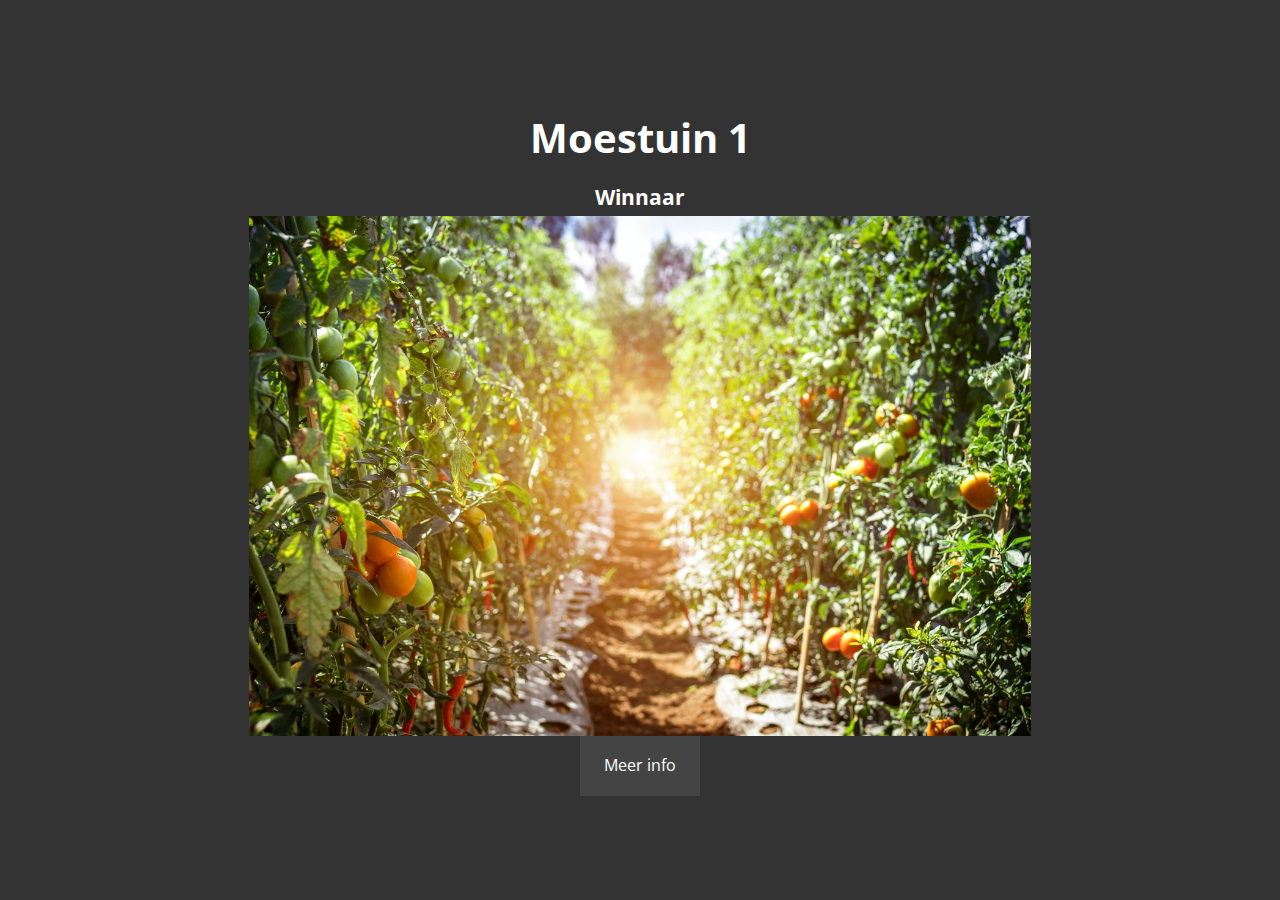
<file: Day 3 - Touch Slider with HTML, CSS & JavaScript (Traversy Media Tutorial)/index.html>
<!DOCTYPE html>
<html lang="en">
<head>
    <meta charset="UTF-8">
    <meta http-equiv="X-UA-Compatible" content="IE=edge">
    <meta name="viewport" content="width=device-width, initial-scale=1.0">
    <title>Touch Slider</title>
    <link rel="stylesheet" href="style.css">
</head>
<body>
    
    <div class="slider-container">
        <div class="slide">
            <h2>Moestuin 1</h2>
            <h4>Winnaar</h4>
            <img src="./image1.jpg" alt="">
            <a href="#" class="btn">Meer info</a>
        </div>
        <div class="slide">
            <h2>Moestuin 2</h2>
            <h4>Tweede plaats</h4>
            <img src="./image2.jpg" alt="">
            <a href="#" class="btn">Meer info</a>
        </div>
        <div class="slide">
            <h2>Moestuin 3</h2>
            <h4>Loser</h4>
            <img src="./image3.jpg" alt="">
            <a href="#" class="btn">Meer info</a>
        </div>
    </div>

    <script src="script.js"></script>
</body>
</html>
</file>
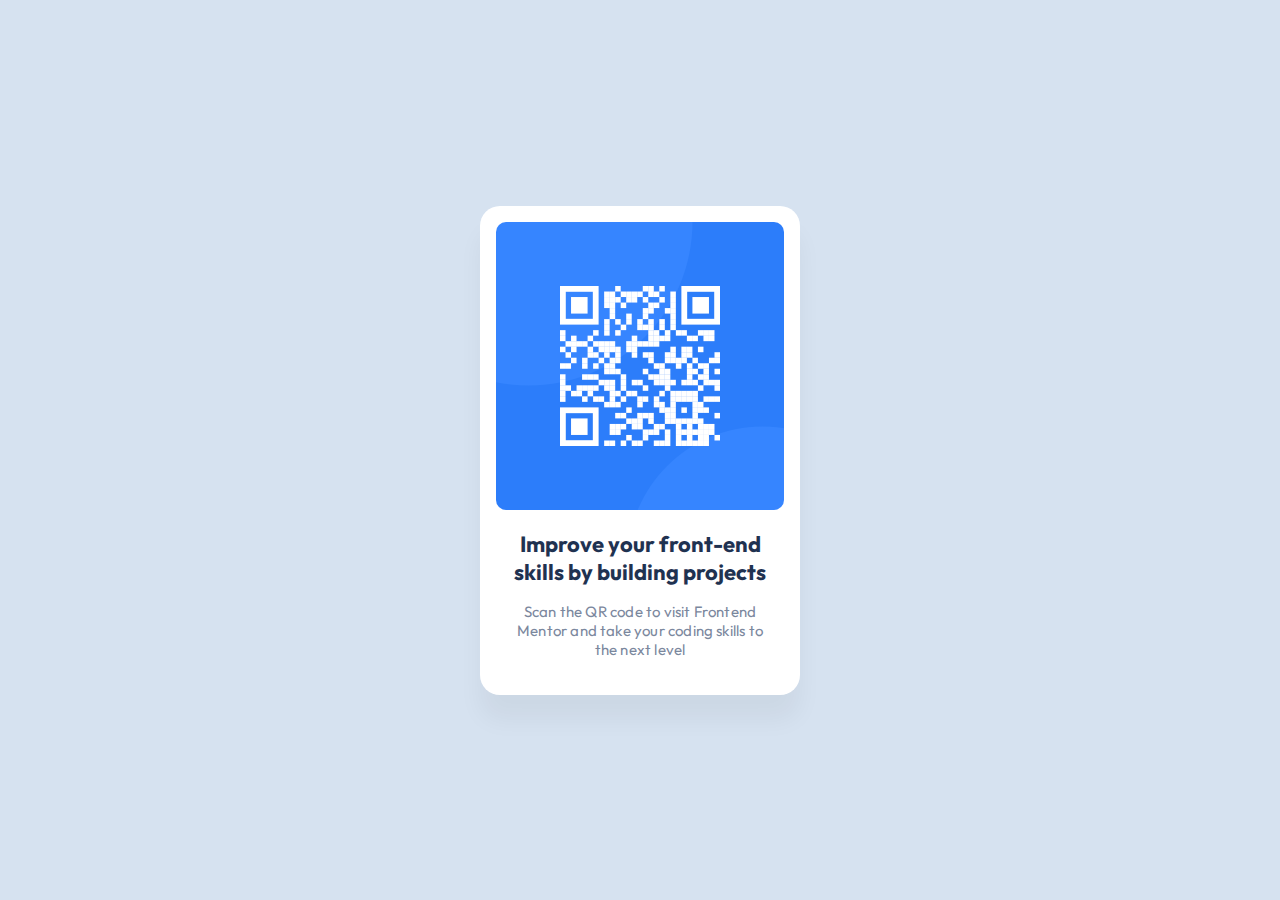
<file: day-04/index.html>
<!DOCTYPE html>
<html lang="en">
<head>
  <meta charset="UTF-8">
  <meta name="viewport" content="width=device-width, initial-scale=1.0"> <!-- displays site properly based on user's device -->

  <link rel="icon" type="image/png" sizes="32x32" href="./images/favicon-32x32.png">
  
  <title>Frontend Mentor | QR code component</title>
<link rel="stylesheet" href="style.css">
</head>
<body>

  <main>
    <div class="card">

    <div class="qrcode">
      <img src="./images/image-qr-code.png" width=288 height=288 alt="QR Code">
    </div>

    <div class="text">
      <h1>Improve your front-end skills by building projects</h1>
      <p class="description">Scan the QR code to visit Frontend Mentor and take your coding skills to the next level</p>
    </div>
  </div>
  
</main>

</body>
</html>
</file>
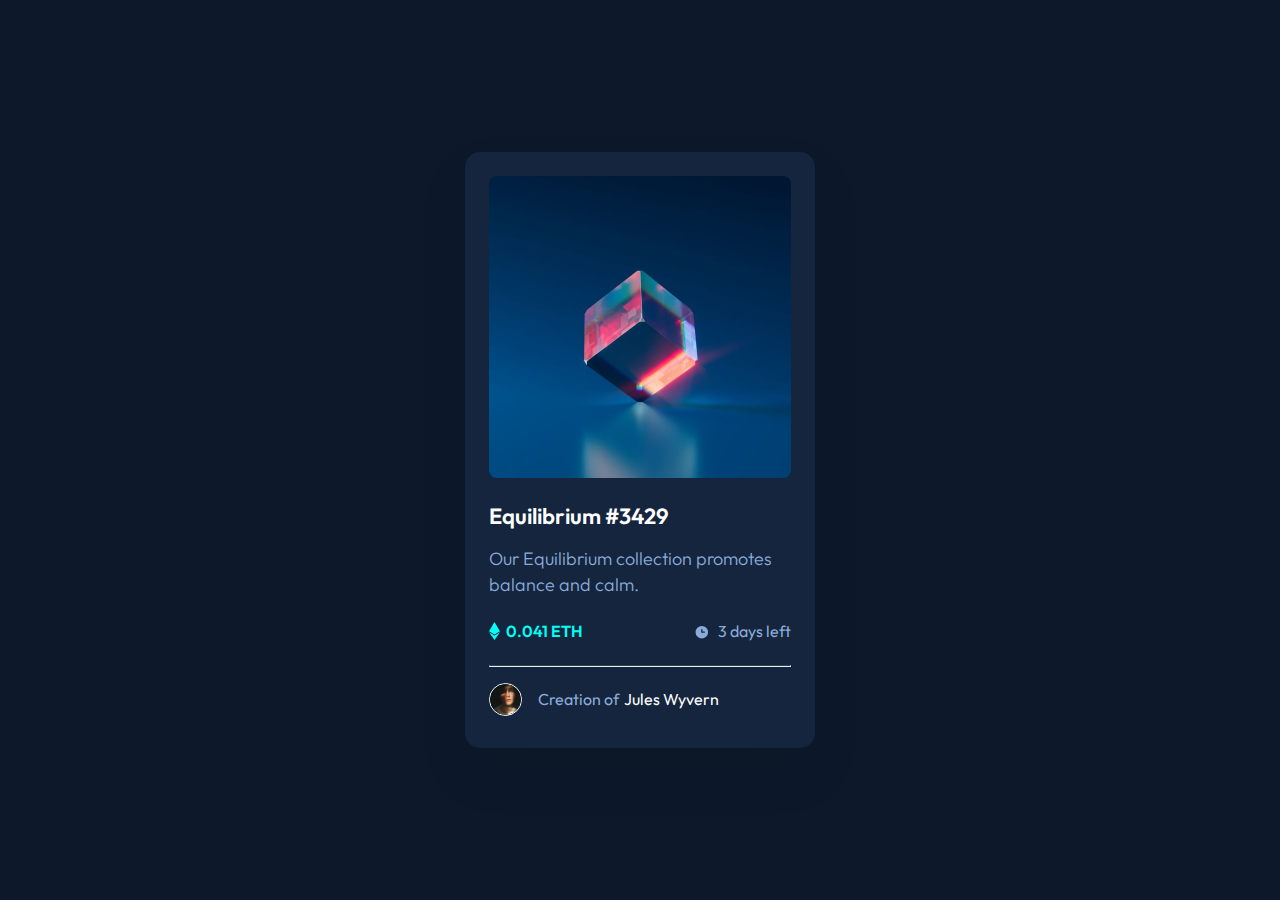
<file: day-06/index.html>
<!DOCTYPE html>
<html lang="en">
<head>
  <meta name="title" content="RS | Frontend Mentor | NFT preview card component">
<meta name="description" content="A portfolio project from Frontend Mentor made by Roy Schrauwen">
<meta name="keywords" content="Portfolio, card, HTML, CSS">
<meta name="robots" content="noindex, nofollow">
<meta name="language" content="English">
<meta name="author" content="Roy Schrauwen">
  <meta charset="UTF-8">
  <meta name="viewport" content="width=device-width, initial-scale=1.0"> <!-- displays site properly based on user's device -->

  <link rel="icon" type="image/png" sizes="32x32" href="./images/favicon-32x32.png">
  
  <title>RS | Frontend Mentor | NFT preview card component</title>
  <link rel="stylesheet" href="style.css">
</head>
<body>

<main>
  <div class="card">

    <div class="card-top">
      <img class="image" src="./images/image-equilibrium.jpg" width="302" height="302" alt="Equilibrium">
      <div class="overlay">
        <img src="./images/icon-view.svg" alt="Eye">
      </div>
    </div>



    <div class="card-bottom">
      <h1>Equilibrium #3429</h1>

      <p class="description">Our Equilibrium collection promotes balance and calm.</p>

      <p class="stats">
        <span class="eth">
          <img src="./images/icon-ethereum.svg" width="11" height="18" alt="Ethereum icon">
          0.041 ETH
        </span>
        <span class="time">
          <img src="./images/icon-clock.svg" width="16" height="16" alt="Clock icon">
          3 days left
        </span>
      </p>
  
      <hr class="line">

      <p class="creator">
        <img src="./images/image-avatar.png" height="33" width="33" alt="Jules Wyvern">
        Creation of <span class="creator-name">Jules Wyvern</span>
      </p>
    </div>

  </div>
</main>

</body>
</html>
</file>
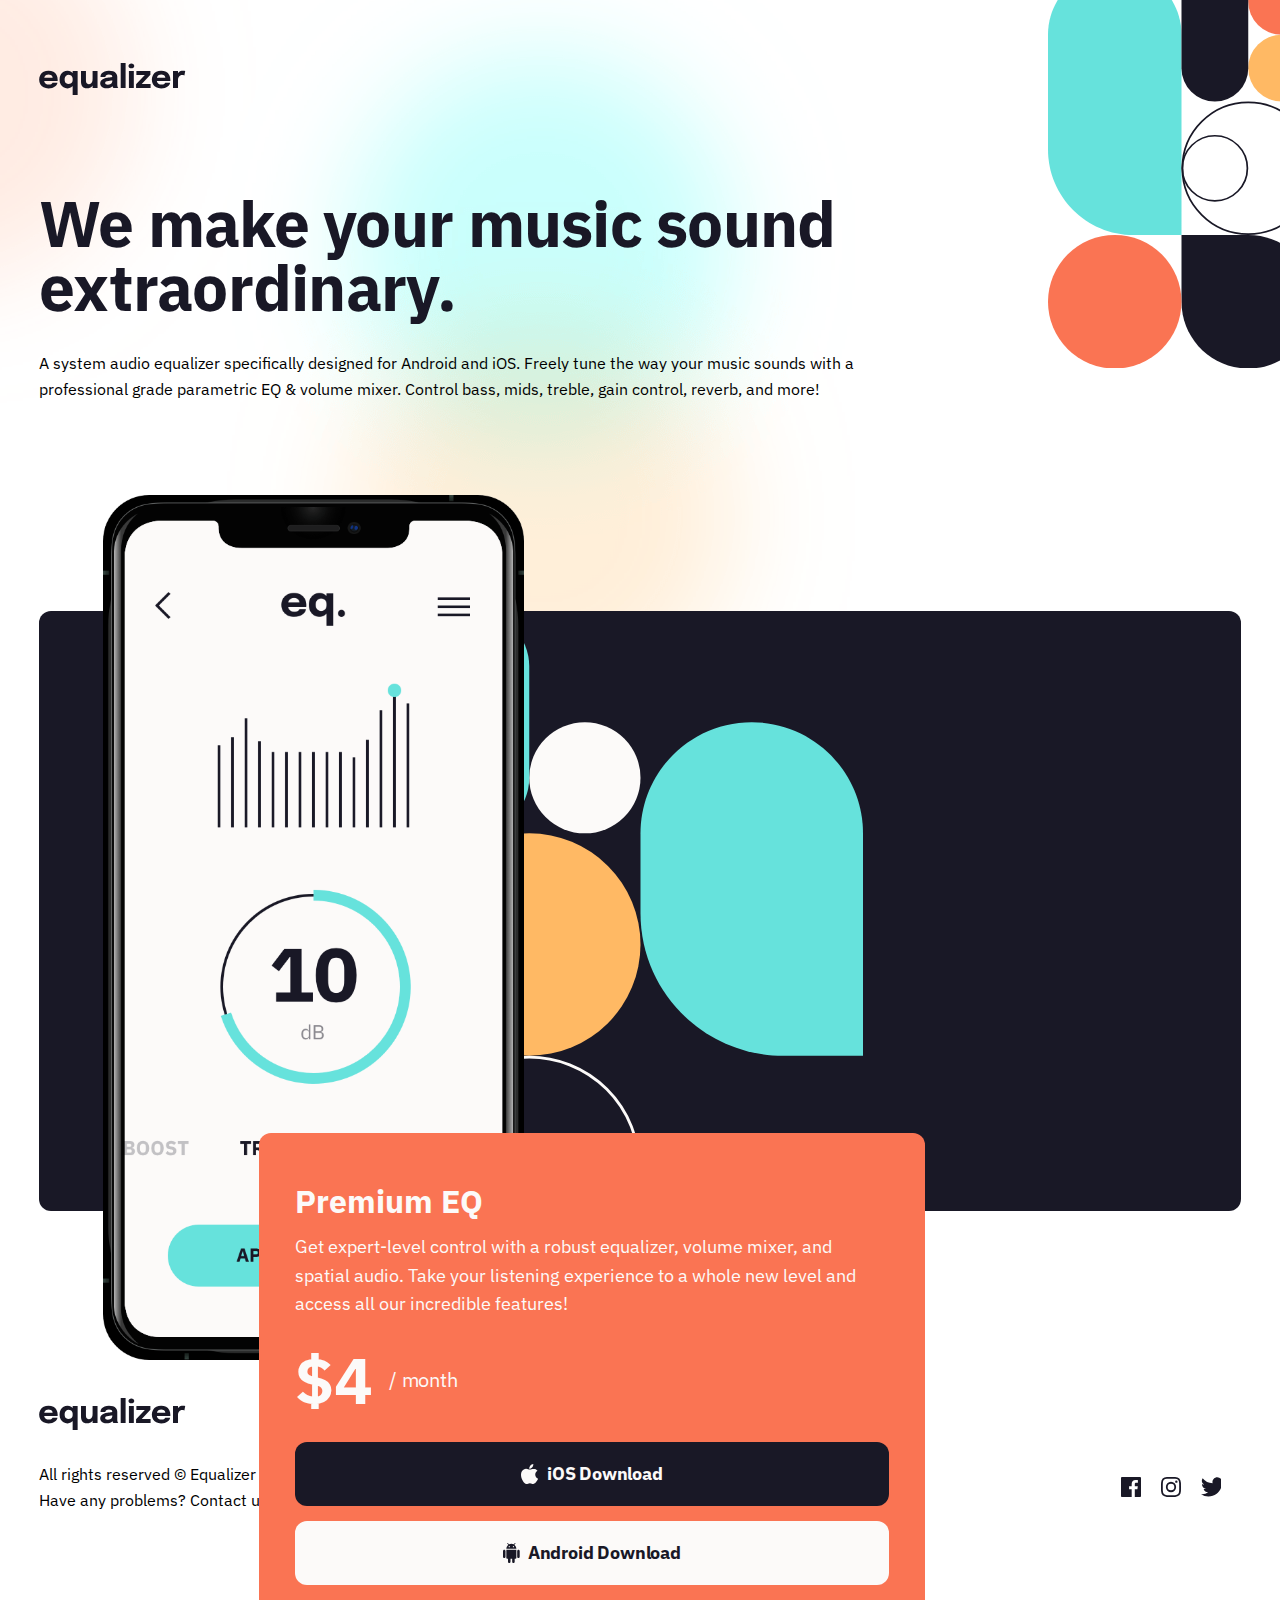
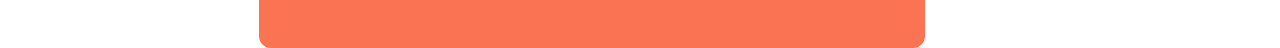
<file: day-11/index.html>
<!DOCTYPE html>
<html lang="en">

<head>
    <meta charset="UTF-8">
    <meta name="viewport" content="width=device-width, initial-scale=1.0">

    <link rel="icon" type="image/png" sizes="32x32" href="./assets/favicon-32x32.png">

    <title>Frontend Mentor | Equalizer landing page</title>
    <link rel="stylesheet" href="reset.css">
    <link rel="stylesheet" href="style.css">
</head>

<body>
    <header>
        <img src="./starter-code/assets/logo.svg" alt="equalizer logo">
    </header>

    <main>
        <section class="hero">
            <h1>We make your music sound extraordinary.</h1>

            <p>A system audio equalizer specifically designed for Android and iOS. Freely tune the
                way your music sounds with a professional grade parametric EQ & volume mixer. Control
                bass, mids, treble, gain control, reverb, and more!</p>
        </section>
        <section class="app-information">
            <!-- <div class="app-images"> -->
            <img class="app-image" src="./starter-code/assets/illustration-app.png" alt="">
            <!-- </div> -->
            <div class="premiumeq">
                <h2>Premium EQ</h2>

                <p>Get expert-level control with a robust equalizer, volume mixer, and spatial audio. Take
                    your listening experience to a whole new level and access all our incredible features!</p>

                <p class="price">$4 <span class="price-small">/ month</span></p>

                <a href="#" target="_blank" class="button ios">
                    <div class="button__icon">
                        <img src="./starter-code/assets/icon-apple.svg" alt="">
                    </div>
                    iOS Download
                </a>
                <a href="#" target="_blank" class="button android">
                    <img class="button__icon" src="./starter-code/assets/icon-android.svg" alt="">
                    <span>Android Download</span>
                </a>
            </div>
        </section>

    </main>

    <footer>
        <div class="footer-text">
            <img class="logo--footer" src="./starter-code/assets/logo.svg" alt="equalizer logo">
            All rights reserved © Equalizer 2021<br>
            Have any problems? Contact us via social media or email us at
            <a href="mailto:equalizer@example.com">equalizer@example.com</a>

        </div>
        <div class="footer-socials">
            <span class="social-icon icon-facebook"></span>
            <span class="social-icon icon-instagram"></span>
            <span class="social-icon icon-twitter"></span>
        </div>
    </footer>





</body>

</html>
</file>
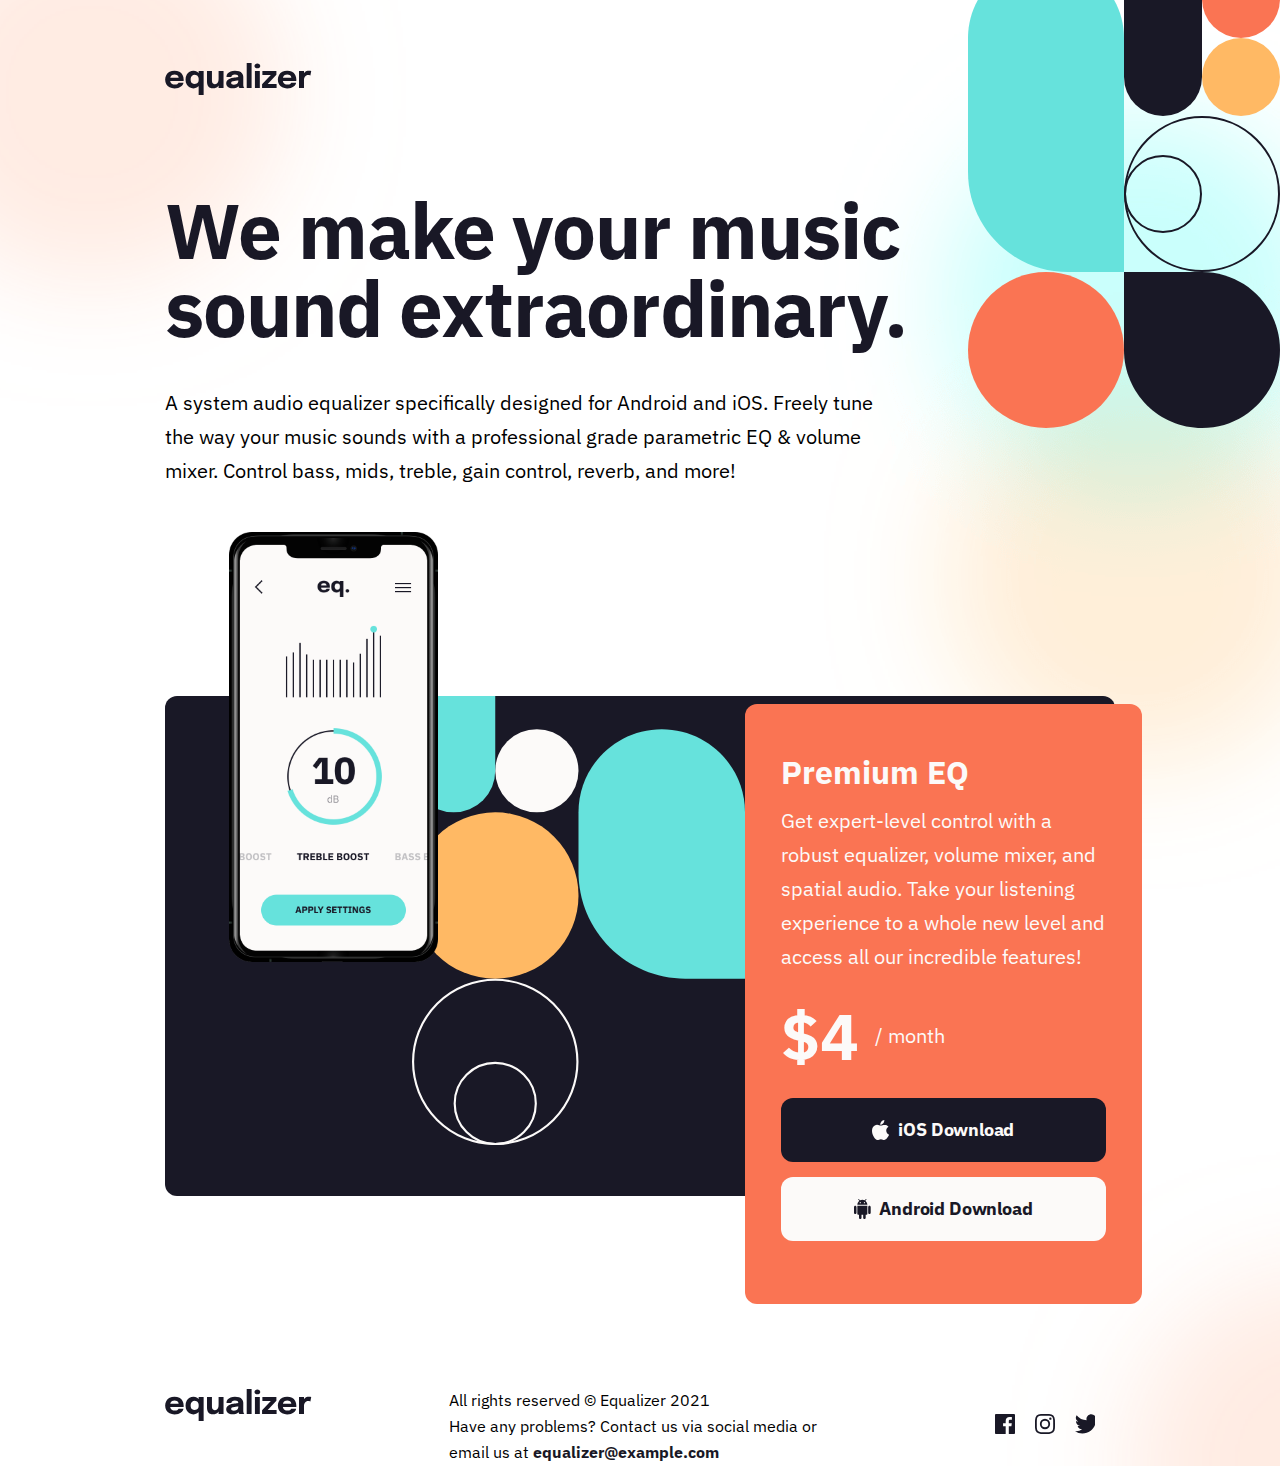
<file: day-12/index.html>
<!DOCTYPE html>
<html lang="en">

<head>
    <meta charset="UTF-8">
    <meta name="viewport" content="width=device-width, initial-scale=1.0">

    <link rel="icon" type="image/png" sizes="32x32" href="./assets/favicon-32x32.png">

    <title>Frontend Mentor | Equalizer landing page</title>
    <link rel="stylesheet" href="reset.css">
    <link rel="stylesheet" href="style.css">
</head>

<body>
    <header>
        <img src="./starter-code/assets/logo.svg" alt="equalizer logo">
    </header>

    <main>
        <section class="hero">
            <h1>We make your music sound extraordinary.</h1>

            <p>A system audio equalizer specifically designed for Android and iOS. Freely tune the
                way your music sounds with a professional grade parametric EQ & volume mixer. Control
                bass, mids, treble, gain control, reverb, and more!</p>
        </section>
        <section class="app-information">
            <img class="app-image" src="./starter-code/assets/illustration-app.png" alt="">
            <div class="premiumeq">
                <h2>Premium EQ</h2>

                <p>Get expert-level control with a robust equalizer, volume mixer, and spatial audio. Take
                    your listening experience to a whole new level and access all our incredible features!</p>

                <p class="price">$4 <span class="price-small">/ month</span></p>

                <a href="#" target="_blank" class="button ios">
                    <div class="button__icon">
                        <img src="./starter-code/assets/icon-apple.svg" alt="">
                    </div>
                    iOS Download
                </a>
                <a href="#" target="_blank" class="button android">
                    <img class="button__icon" src="./starter-code/assets/icon-android.svg" alt="">
                    <span>Android Download</span>
                </a>
            </div>
        </section>

    </main>

    <footer>
        <div class="footer--logo">
            <img class="logo--footer" src="./starter-code/assets/logo.svg" alt="equalizer logo">
        </div>
        <div class="footer-text">
            <div>
                All rights reserved © Equalizer 2021<br>
                Have any problems? Contact us via social media or email us at
                <a href="#">equalizer@example.com</a>
            </div>
        </div>
        <div class="footer-socials">
            <a href="#" target="_blank">
                <span class="social-icon icon-facebook"></span>
            </a>
            <a href="#" target="_blank">
                <span class="social-icon icon-instagram"></span>
            </a>
            <a href="#" target="_blank">
                <span class="social-icon icon-twitter"></span>
            </a>
        </div>
    </footer>





</body>

</html>
</file>
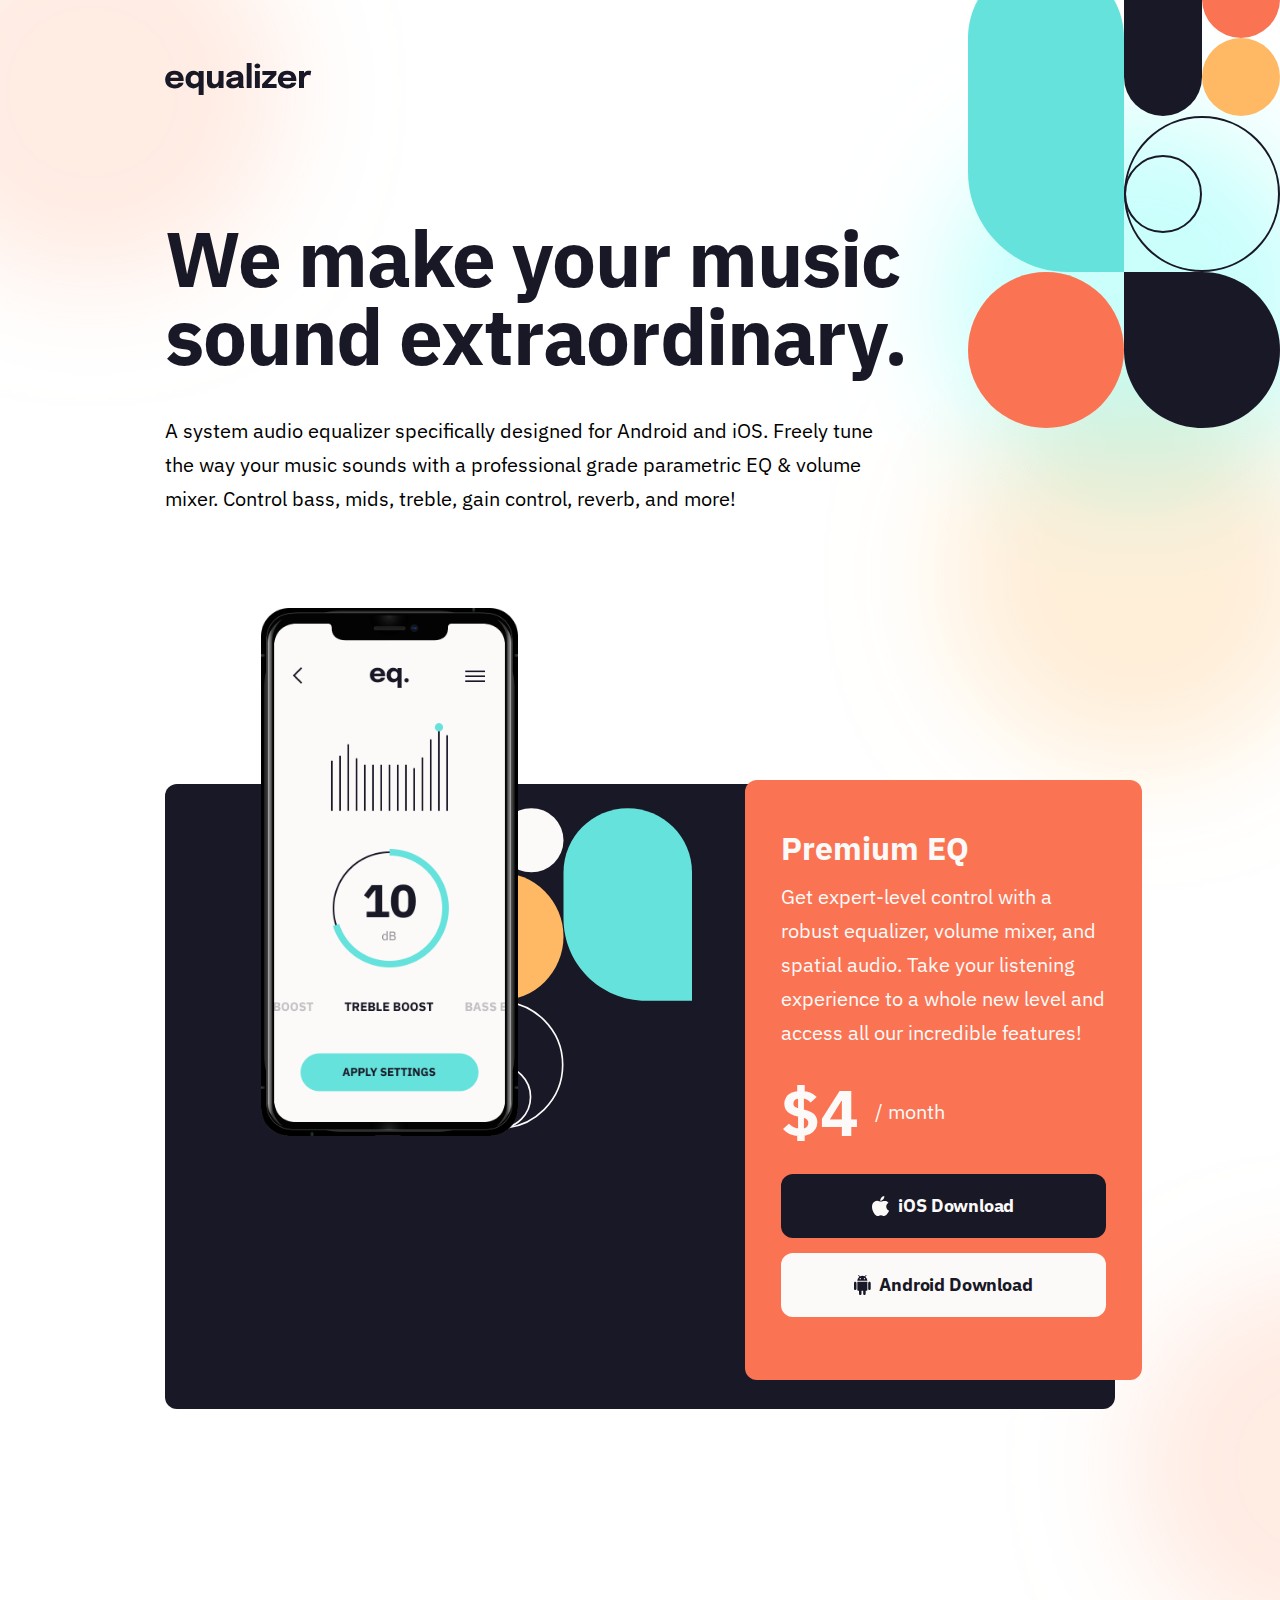
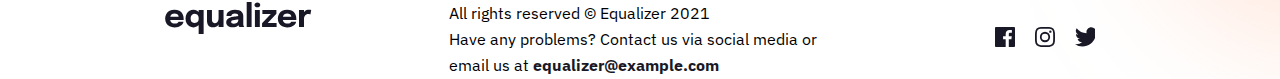
<file: day-17/index.html>
<!DOCTYPE html>
<html lang="en">

<head>
    <meta charset="UTF-8">
    <meta name="viewport" content="width=device-width, initial-scale=1.0">

    <link rel="icon" type="image/png" sizes="32x32" href="./assets/favicon-32x32.png">

    <title>Frontend Mentor | Equalizer landing page</title>
    <link rel="stylesheet" href="reset.css">
    <link rel="stylesheet" href="style.css">
</head>

<body>
    <header>
        <img src="./starter-code/assets/logo.svg" alt="equalizer logo">
    </header>

    <main>
        <section class="hero">
            <h1>We make your music sound extraordinary.</h1>

            <p>A system audio equalizer specifically designed for Android and iOS. Freely tune the
                way your music sounds with a professional grade parametric EQ & volume mixer. Control
                bass, mids, treble, gain control, reverb, and more!</p>
        </section>
        <section class="app-information">
            <img class="app-image" src="./starter-code/assets/illustration-app.png" alt="">
            <div class="premiumeq">
                <h2>Premium EQ</h2>

                <p>Get expert-level control with a robust equalizer, volume mixer, and spatial audio. Take
                    your listening experience to a whole new level and access all our incredible features!</p>

                <p class="price">$4 <span class="price-small">/ month</span></p>

                <a href="#" target="_blank" class="button ios">
                    <div class="button__icon">
                        <img src="./starter-code/assets/icon-apple.svg" alt="">
                    </div>
                    iOS Download
                </a>
                <a href="#" target="_blank" class="button android">
                    <img class="button__icon" src="./starter-code/assets/icon-android.svg" alt="">
                    <span>Android Download</span>
                </a>
            </div>
        </section>

    </main>

    <footer>
        <div class="footer--logo">
            <img class="logo--footer" src="./starter-code/assets/logo.svg" alt="equalizer logo">
        </div>
        <div class="footer-text">
            <div>
                All rights reserved © Equalizer 2021<br>
                Have any problems? Contact us via social media or email us at
                <a href="#">equalizer@example.com</a>
            </div>
        </div>
        <div class="footer-socials">
            <a href="#" target="_blank" aria-label="Open Facebook in new tab">
                <span class="social-icon icon-facebook"></span>
            </a>
            <a href="#" target="_blank" aria-label="Open Instagram in new tab">
                <span class="social-icon icon-instagram"></span>
            </a>
            <a href="#" target="_blank" aria-label="Open Twitter in new tab">
                <span class="social-icon icon-twitter"></span>
            </a>
        </div>
    </footer>





</body>

</html>
</file>
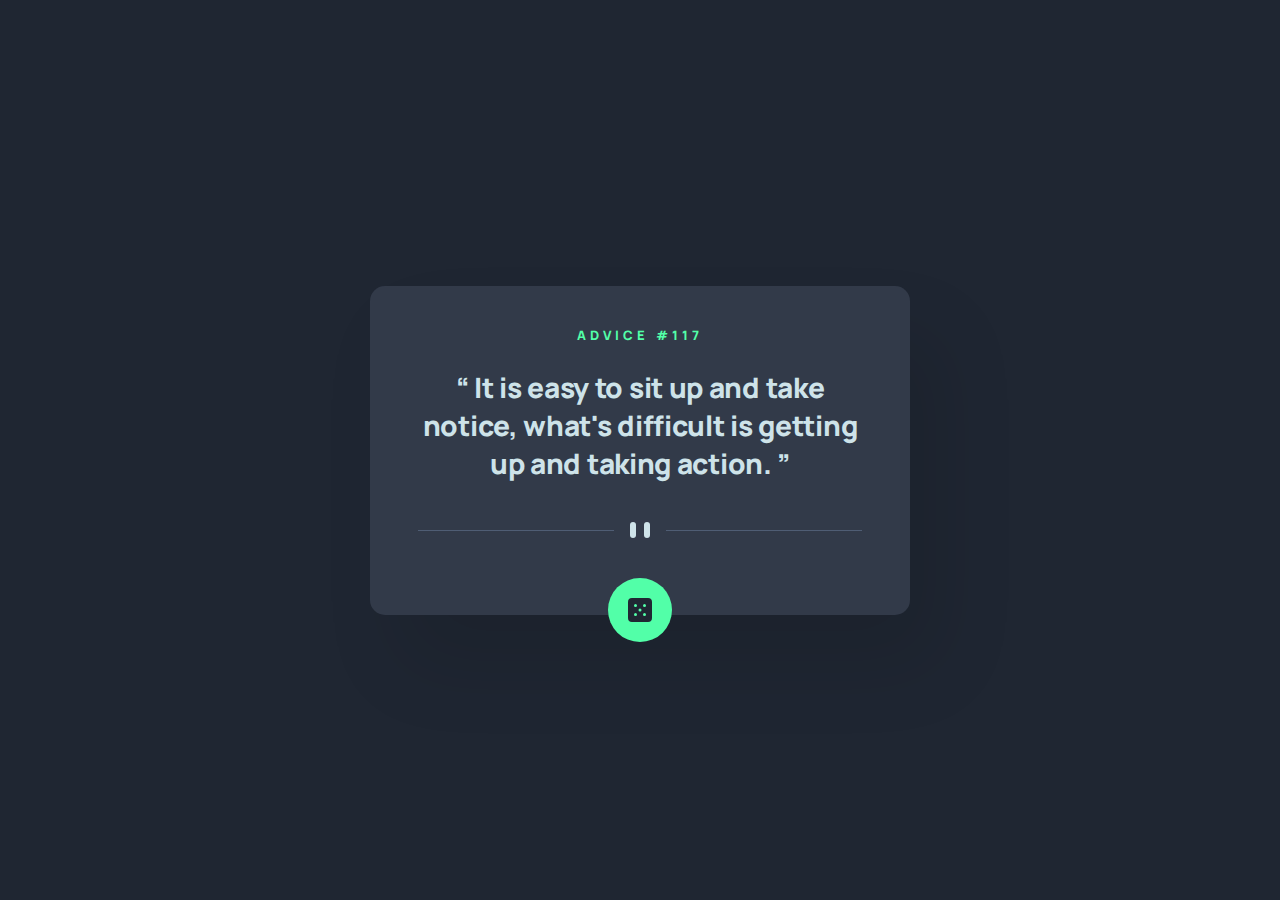
<file: day-21/index.html>
<!DOCTYPE html>
<html lang="en">

<head>
  <meta charset="UTF-8">
  <meta name="viewport" content="width=device-width, initial-scale=1.0">
  <!-- displays site properly based on user's device -->

  <link rel="icon" type="image/png" sizes="32x32" href="./images/favicon-32x32.png">

  <title>RS | Frontend Mentor | Advice generator app</title>
  <link rel="preconnect" href="https://fonts.googleapis.com">
  <link rel="preconnect" href="https://fonts.gstatic.com" crossorigin>
  <link href="https://fonts.googleapis.com/css2?family=Manrope:wght@400;800&display=swap" rel="stylesheet">
  <link rel="stylesheet" href="style.css">
</head>

<body>
  <main>
    <div class="container">

      <h1 class="advice-header">
        Advice #<span class="advice-number" id="advice-number" aria-live="polite">117</span>
      </h1>

      <blockquote class="advice-text" id="advice-text" aria-live="polite">
        It is easy to sit up and take notice, what's difficult is getting up and taking action.
      </blockquote>

      <div class="line"></div>

      <div class="button">
        <button id="advice-button" title="New Advice"></button>
      </div>

    </div>

  </main>
  <script src="./script.js" defer></script>
</body>

</html>
</file>
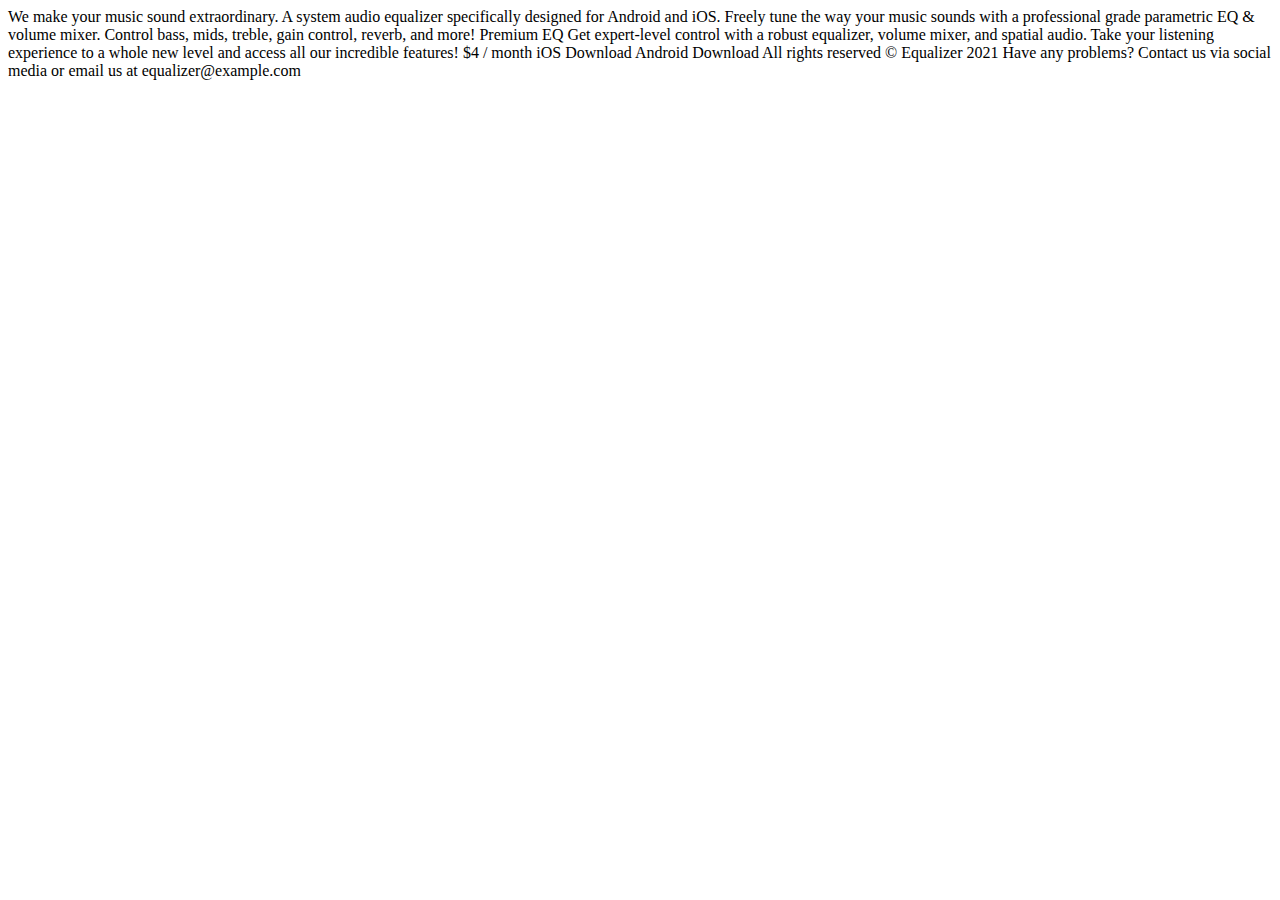
<file: day-11/starter-code/index.html>
<!DOCTYPE html>
<html lang="en">
<head>
  <meta charset="UTF-8">
  <meta name="viewport" content="width=device-width, initial-scale=1.0">

  <link rel="icon" type="image/png" sizes="32x32" href="./assets/favicon-32x32.png">
  
  <title>Frontend Mentor | Equalizer landing page</title>
</head>
<body>

  We make your music sound extraordinary.

  A system audio equalizer specifically designed for Android and iOS. Freely tune the 
  way your music sounds with a professional grade parametric EQ & volume mixer. Control 
  bass, mids, treble, gain control, reverb, and more!

  Premium EQ

  Get expert-level control with a robust equalizer, volume mixer, and spatial audio. Take 
  your listening experience to a whole new level and access all our incredible features!

  $4 / month

  iOS Download
  Android Download

  All rights reserved © Equalizer 2021
  Have any problems? Contact us via social media or email us at equalizer@example.com

</body>
</html>
</file>
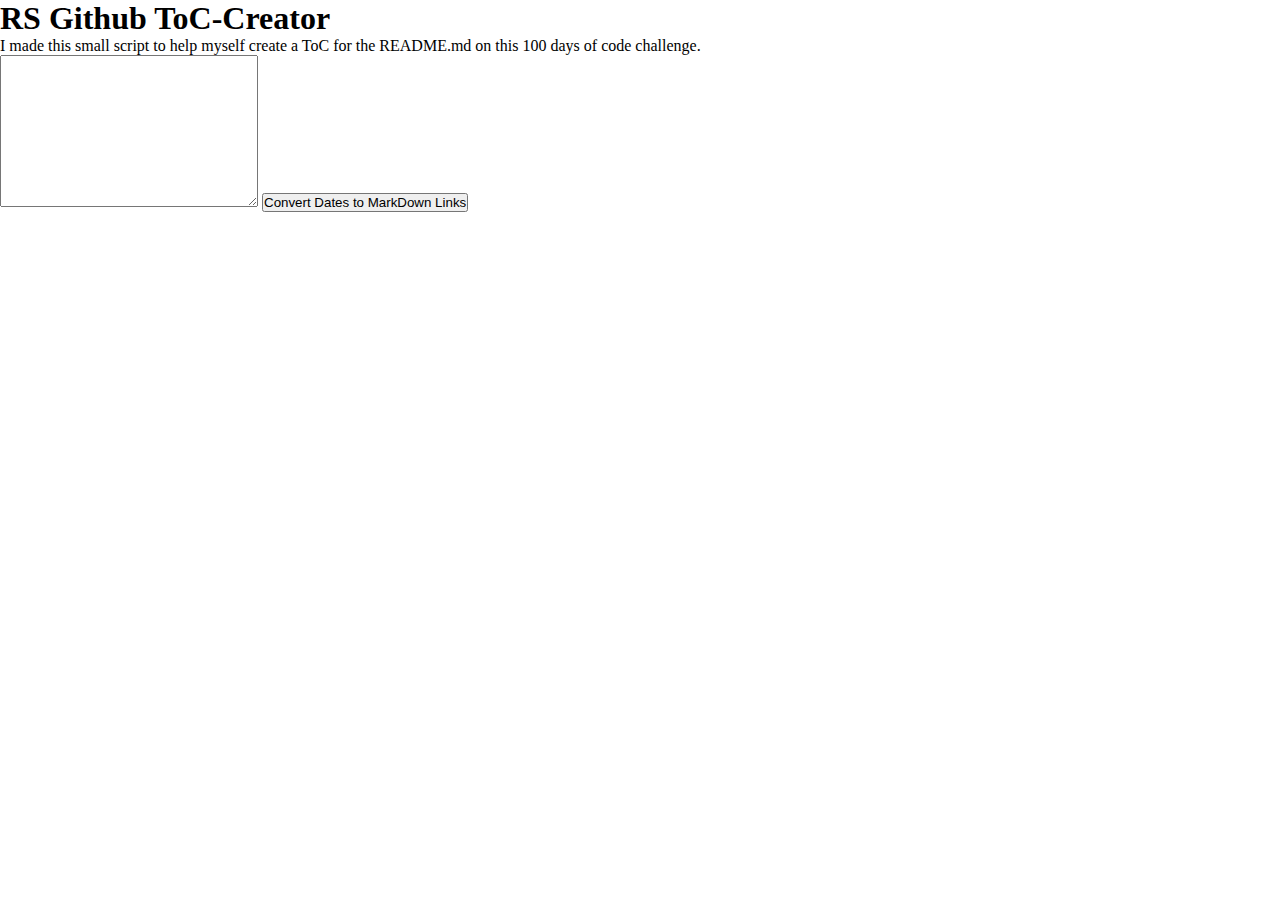
<file: toc-creator.html>
<!DOCTYPE html>
<html lang="en">

<head>
    <meta charset="UTF-8">
    <meta http-equiv="X-UA-Compatible" content="IE=edge">
    <meta name="viewport" content="width=device-width, initial-scale=1.0">
    <title>RS | ToC Creator</title>
    <style>
        *,
        *::before,
        *::after {
            box-sizing: border-box;
            margin: 0;
            padding: 0;
        }
    </style>
</head>

<body>
    <h1>RS Github ToC-Creator</h1>
    <p>I made this small script to help myself create a ToC for the README.md on this 100 days of code challenge.</p>
    <div>
        <textarea name="" id="inputData" cols="30" rows="10"></textarea>
        <button id="convert">Convert Dates to MarkDown Links</button>
    </div>

    <div id="result"></div>

    <script>
        console.log('test');
        document.querySelector('#convert').addEventListener('click', convertDates);



        function convertDates() {
            let inputData = document.querySelector('#inputData').value;
            let resultContainer = document.querySelector('#result');

            let pattern = /,/g;
            let outputData1 = removeColon(inputData);
            let outputData2 = removeComma(outputData1);
            let outputData3 = removeSpaces(outputData2);
            let outputData4 = removeHashtag(outputData3);

            // TODO: Refactor function getDate(input)
            let position = inputData.search(":");
            let result = inputData.substring(0, position);
            let day = result.replace(/\D/g, '')
            console.log(day);

            resultContainer.textContent = "[Day " + day + "](" + outputData4.toLowerCase() + ")";


        }

        // TODO: Check how to make 1 big regular expression instead of making 4 functions


        function removeColon(input) {
            let reg = /:/g;
            return input.replaceAll(reg, "");
        }

        function removeComma(input) {
            let reg = /,/g;
            return input.replaceAll(reg, "");
        }

        function removeSpaces(input) {
            return input.replaceAll(" ", "-");
        }

        function removeHashtag(input) {
            return input.replaceAll("##-", "#");
        }

    </script>
</body>

</html>
</file>
<file: Day 3 - Touch Slider with HTML, CSS & JavaScript (Traversy Media Tutorial)/style.css>
@import url('https://fonts.googleapis.com/css2?family=Open+Sans&display=swap');

* {
    box-sizing: border-box;
    margin: 0;
    padding: 0;
}

html,
body {
    font-family: 'Open Sans', sans-serif;
    height: 100%;
    width: 100%;
    overflow: hidden;
    background-color: #333;
    color: #fff;
    line-height: 1.7;
}

.slider-container {
    height: 100vh;
    display: inline-flex;
    overflow: hidden;
    transform: translateX(0);
    transition: transform 0.3s ease-out;
    cursor: grab;
}
.slide {
    max-height: 100vh;
    width: 100vw;
    display: flex;
    flex-direction: column;
    align-items: center;
    justify-content: center;
    padding: 1rem;
    -moz-user-select: none;
    -webkit-user-select: none;
    -ms-user-select: none;
    user-select: none;
}

.slide img {
    max-width: 100%;
    max-height: 60%;
    transition: transform 0.3s ease-in-out;

}

.slide h2 {
    font-size: 2.5rem;
    margin-bottom: 0.5rem;
} 

.slide h4 {
    font-size: 1.3rem;
}

.btn {
    background-color: #444;
    color: #fff;
    text-decoration: none;
    padding: 1rem 1.5rem;
}

.grabbing {
    cursor: grabbing;
}

.grabbing .slide img {
    transform: scale(0.9);
}
</file>
<file: day-04/style.css>
/* # Front-end Style Guide

## Layout

The designs were created to the following widths:

- Mobile: 375px
- Desktop: 1440px

## Colors

- White: hsl(0, 0%, 100%)
- Light gray: hsl(212, 45%, 89%)
- Grayish blue: hsl(220, 15%, 55%)
- Dark blue: hsl(218, 44%, 22%)

## Typography

### Body Copy

- Font size (paragraph): 15px

### Font

- Family: [Outfit](https://fonts.google.com/specimen/Outfit)
- Weights: 400, 700 */


@import url('https://fonts.googleapis.com/css2?family=Outfit:wght@400;700&display=swap');

*,
*::before,
*::after {
    box-sizing: border-box;
    margin: 0;
    padding: 0;
}

:root {
    --clr-white: hsl(0, 0%, 100%);
    --clr-lightgray: hsl(212, 45%, 89%);
    --clr-grayblue: hsl(220, 15%, 55%);
    --clr-darkblue: hsl(218, 44%, 22%);
}

body {
    background-color: var(--clr-lightgray);
    font-family: 'Outfit', sans-serif;
    display: flex;
    align-items: center;
    justify-content: center;
    padding: 1.6rem;
    height: 100vh;
}

.card {
    background-color: var(--clr-white);
    border-radius: 1.25rem;
    padding: 1rem;
    max-width: 20rem;
    box-shadow: 0px 25px 25px rgba(0, 0, 0, 0.0476518);
}

.qrcode {
    display: flex;
    align-items: center;
    justify-content: center;
}

.qrcode img {
    width: 100%;
    border-radius: .625rem;
    max-height: 18rem;
    max-width: 18rem;
}

.text {
    text-align: center;
    margin: 1.25rem 1rem;
}

h1 {
    font-size: 1.375rem;
    font-weight: 700;
    line-height: 1.75rem;
    color: var(--clr-darkblue);
    width: 100%;
    margin-bottom: 1rem;
}

.description {
    font-size: .9375rem;
    font-weight: 400;
    line-height: 1.1875rem;
    letter-spacing: 0.0117rem;
    color: var(--clr-grayblue);
}
</file>
<file: day-06/style.css>
/* # Front-end Style Guide

## Layout

The designs were created to the following widths:

- Mobile: 375px
- Desktop: 1440px

## Colors

### Primary

- Soft blue: hsl(215, 51%, 70%)
- Cyan: hsl(178, 100%, 50%)

### Neutral

- Very dark blue (main BG): hsl(217, 54%, 11%)
- Very dark blue (card BG): hsl(216, 50%, 16%)
- Very dark blue (line): hsl(215, 32%, 27%)
- White: hsl(0, 0%, 100%)

## Typography

### Body Copy

- Font size (paragraph): 18px

### Font

- Family: [Outfit](https://fonts.google.com/specimen/Outfit)
- Weights: 300, 400, 600 */

@import url('https://fonts.googleapis.com/css2?family=Outfit:wght@300;400;600&display=swap');

*,
*::before,
*::after {
    padding: 0;
    margin: 0;
    box-sizing: border-box;
}

:root {
    --clr-primary-softblue: hsl(215, 51%, 70%);
    --clr-primary-cyan: hsl(178, 100%, 50%);

    --clr-neutral-mainbg: hsl(217, 54%, 11%);
    --clr-neutral-cardbg: hsl(216, 50%, 16%);
    --clr-neutral-line: hsl(215, 32%, 27%);
    --clr-neutral-white: hsl(0, 0%, 100%);
}

html, body {
    font-family: 'Outfit', sans-serif;
}

body {
    height: 100vh;
    display: flex;
    justify-content: center;
    align-items: center;
    background-color: var(--clr-neutral-mainbg);
}

.card {
    margin: 1.5rem;
    padding: 1.5rem;
    background-color: var(--clr-neutral-cardbg);
    border-radius: .9375rem;
    display: flex;
    flex-direction: column;
    align-items: center;
    justify-content: center;
    box-shadow: 0px 25px 50px rgba(0, 0, 0, 0.0952917);
    width: 20.4375rem;

}

.card-top {
    position: relative;
}


.overlay {
    transition: .4s ease;
    opacity: 0;
    position: absolute;
    top: 50%;
    left: 50%;
    -ms-transform: translate(-50%, -50%);
    transform: translate(-50%, -50%);
    text-align: center;
    background-color: var(--clr-primary-cyan);
    cursor: pointer;
    width: 100%;
    height: 100%;
    display: flex;
    align-items: center;
    justify-content: center;
    border-radius: 0.5rem;
}

.image {
    opacity: 1;
    display: block;
    width: 100%;
    height: auto;
    transition: .4s ease;
    height: 17.375rem;
    width: 17.375rem;
}

.overlay:hover {
    opacity: 0.5;
}

.overlay:hover img {
    opacity: 1;
    z-index: 5;
}

.card-top img {
    border-radius: .5rem;
}

h1 {
    margin-top: 1.5rem;
    font-weight: 600;
    font-size: 1.375rem;
    line-height: 1.75rem;
    color: var(--clr-neutral-white);
    margin-bottom: .75rem;
}

.description {
    font-weight: 300;
    font-size: 1.125rem;
    line-height: 1.625rem;
    color: var(--clr-primary-softblue);
    margin-bottom: 1rem;
}

.stats {
    display: flex;
    flex-direction: row;
    align-items: center;
    justify-content: space-between;
}

.eth {
    font-weight: 600;
    font-size: .9375rem;
    line-height: 1.1875rem;
    color: var(--clr-primary-cyan);
    display: flex;
}

.eth img {
    margin-right: .405rem;
}

.time {
    display: flex;
    align-items: center;
    justify-content: end;
    font-size: .9375rem;
    line-height: 1.1875rem;
    color: var(--clr-primary-softblue);
    
}

.time img {
    margin-right: .4813rem;
}

.line {
    margin-top: 1rem;
    margin-bottom: 1rem;
    color: var(--clr-neutral-line);
    border-top: 1px solid var(--clr-neutral-line);
    background-color: var(--clr-neutral-line);
    /* height:1px; */
}

.creator {
    display: flex;
    align-items: center;
    justify-content: start;
    font-size: .9375rem;
    line-height: 1.1875rem;
    color: var(--clr-primary-softblue);
}

.creator img {
    border: 1px solid var(--clr-neutral-white);
    border-radius: 50%;
    margin-right: 1rem;
}

.creator-name {
    margin-left: .3125rem;
    color: var(--clr-neutral-white);
}

h1:hover, .creator-name:hover {
    cursor: pointer;
    color: var(--clr-primary-cyan);
}


@media only screen and (min-width: 500px) {
    .card {
        width: 21.875rem;
        height: 37.25rem;
        justify-content:flex-start;
        
    }


    .card-bottom {
        margin-top: 1.5rem;
    }

    .description {
        margin-bottom: 1.5rem;
    }

    h1 {
        margin-top: 0;
        margin-bottom: 1rem;
    }

    .image {
        height: 18.875rem;
        width: 18.875rem;
        
    }

    .line {
        margin-top: 1.5rem;
    }

    .eth, .time, .creator {
        font-size: 1rem;
    }

}
</file>
<file: day-11/style.css>
@import url("https://fonts.googleapis.com/css2?family=IBM+Plex+Sans:wght@400;700&display=swap");

:root {
  /* COLORS */
  --clr-green: #66e2dc;
  --clr-orange: #fa7453;
  --clr-yellow: #ffb964;
  --clr-light: #fcfaf9;
  --clr-dark: #191826;

  /* TYPOGRAPHY */
  --fs-mobile-h1: 2.5rem;
  --ls-modile-h1: -0.0284rem;
  --fs-mobile-h2: 2rem;

  --font-fs-1: 1.25rem;
  --font-lh-1: 170%;
  --font-fs-2: 1rem;
  --font-lh-2: 162%;
}

* {
  font-family: "IBM Plex Sans", sans-serif;
}

body {
  /* padding: 2.5rem 1.5rem; */
  background-image: url("./starter-code/assets/bg-main-mobile.png");
  background-repeat: no-repeat;
  background-attachment: fixed;
  background-position: left -200px;
}

header {
  padding: 2.5rem 1.5rem 2rem;
}

h1,
h2 {
  font-weight: 800;
  color: var(--clr-dark);
}

h1 {
  font-size: var(--fs-mobile-h1);
  line-height: 120%;
  letter-spacing: var(--ls-modile-h1);
  margin-bottom: 0.5em;
}

.hero {
  margin-bottom: 2.75rem;
  padding: 2rem 1.5rem;
}

.hero p {
  font-size: 16px;
  line-height: 162%;
}

h2 {
  font-size: var(--fs-mobile-h2);
  line-height: 125%;
  margin-bottom: 0.375em;
  color: var(--clr-light);
}

.button {
  border-radius: 0.75rem;
  display: block;
  padding: 1rem;
  display: flex;
  flex-direction: row;
  align-items: center;
  justify-content: center;
  text-decoration: none;
  margin: 0.9375rem auto;
  font-weight: bold;
  font-size: 1.125rem;
  line-height: 178%;
  text-align: center;
  letter-spacing: -0.1792px;
}

.button__icon {
  margin-right: 0.5rem;
}

.ios {
  background: var(--clr-dark);
  color: var(--clr-light);
}

.android {
  background: var(--clr-light);
  color: var(--clr-dark);
}

.app-information {
  background-color: var(--clr-dark);
  border-radius: 0.75rem;
  background-image: url("./starter-code/assets/bg-pattern-2.svg");
  background-repeat: no-repeat;
  background-position: center top;
  background-size: 75%;
}

.app-image {
  width: 56%;
  margin: 8rem auto;
  transform: translateY(-6.25rem);
}

.premiumeq {
  background: var(--clr-orange);
  border-radius: 0.75rem;
  margin-left: 0;
  padding: 3rem 2.25rem;
  color: var(--clr-light);
  font-style: normal;
  font-weight: normal;
  font-size: 18px;
  line-height: 156%;
  margin-top: -11rem;
}

.premiumeq > p {
  margin-bottom: 2.25rem;
}

.price {
  font-weight: bold;
  font-size: 4.0625rem;
  line-height: 80%;
  display: flex;
  align-items: center;
}

.price-small {
  font-weight: normal;
  font-size: 20px;
  line-height: 160%;
  letter-spacing: -0.2px;
  margin-left: 1rem;
}

footer {
  display: flex;
  flex-direction: column;
  padding: 5rem 1.5rem;
}

.footer-text {
  margin-bottom: 4rem;
  font-size: 1rem;
  line-height: 162%;
}

.logo--footer {
  margin-bottom: 2rem;
}

.footer-text a {
  font-weight: bold;
  text-decoration: none;
  color: var(--clr-dark);
}

.footer-text a:hover {
  color: var(--clr-orange);
}

.footer-socials {
  display: flex;
  flex-direction: row;
}
.footer-socials img {
  margin-right: 1.25rem;
}

.button:hover {
  cursor: pointer;
}

.ios:hover {
  background-color: var(--clr-green);
}

.android:hover {
  background-color: var(--clr-yellow);
}

.footer-socials img:hover {
  cursor: pointer;
  fill: var(--clr-orange);
}

.social-icon {
  display: inline-block;
  height: 1.25rem;
  width: 1.25rem;
  background-size: cover;
  margin-right: 1.25rem;
}
.icon-facebook {
  background-image: url("./starter-code/assets/icon-facebook.svg");
}

.icon-instagram {
  background-image: url("./starter-code/assets/icon-instagram.svg");
}

.icon-twitter {
  background-image: url("./starter-code/assets/icon-twitter.svg");
}

.social-icon:hover,
.social-icon:focus {
  filter: invert(61%) sepia(40%) saturate(1497%) hue-rotate(322deg)
    brightness(95%) contrast(107%);
  cursor: pointer;
}

@media (min-width: 641px) {
  /* portrait tablets, portrait iPad, landscape e-readers, landscape 800x480 or 854x480 phones */

  body {
    padding: 3.875rem 2.4375rem;
    background-image: url("./starter-code/assets/bg-main-tablet.png");
    background-repeat: no-repeat;
    background-attachment: scroll;
    background-position: -400px -250px;
  }

  header::after {
    content: "";
    top: -32px;
    right: -35px;
    width: 267px;
    height: 400px;
    position: absolute;
    background-image: url("./starter-code/assets/bg-pattern-1.svg");
    background-repeat: no-repeat;
    background-size: cover;
  }

  header {
    padding-top: 0;
    padding-left: 0;
    padding-bottom: 6rem;
  }

  .hero {
    width: 68%;
    padding: 0;
  }

  h1 {
    font-size: 4rem;
    line-height: 100%;
    letter-spacing: -0.727273px;
  }

  .app-image {
    width: 35%;
    margin: 13rem auto;
    transform: translateY(-7.25rem);
    margin-left: 4rem;
    z-index: 1;
  }

  .app-information {
    background-size: 37%;
    height: 600px;
    margin-bottom: 6rem;
  }

  .premiumeq {
    width: 52vw;
    transform: translateY(-375px) translateX(220px);
    z-index: 2;
  }

  footer {
    flex-direction: row;
    justify-content: space-between;
    align-items: center;
    padding: 0;
    margin: 0;
    padding-top: 5.625rem;
  }

  .footer-text {
    width: 60%;
  }
}
</file>
<file: day-12/style.css>
@import url("https://fonts.googleapis.com/css2?family=IBM+Plex+Sans:wght@400;700&display=swap");

:root {
  /* COLORS */
  --clr-green: #66e2dc;
  --clr-orange: #fa7453;
  --clr-yellow: #ffb964;
  --clr-light: #fcfaf9;
  --clr-dark: #191826;

  /* TYPOGRAPHY */
  --fs-mobile-h1: 2.5rem;
  --ls-modile-h1: -0.0284rem;
  --fs-mobile-h2: 2rem;

  --font-fs-1: 1.25rem;
  --font-lh-1: 170%;
  --font-fs-2: 1rem;
  --font-lh-2: 162%;
}

* {
  font-family: "IBM Plex Sans", sans-serif;
}

body {
  background-image: url("./starter-code/assets/bg-main-mobile.png");
  background-repeat: no-repeat;
  background-attachment: fixed;
  background-position: left -200px;
}

header {
  padding: 2.5rem 1.5rem 2rem;
}

h1,
h2 {
  font-weight: 800;
  color: var(--clr-dark);
}

h1 {
  font-size: var(--fs-mobile-h1);
  line-height: 120%;
  letter-spacing: var(--ls-modile-h1);
  margin-bottom: 0.5em;
}

.hero {
  margin-bottom: 2.75rem;
  padding: 2rem 1.5rem;
}

.hero p {
  font-size: 16px;
  line-height: 162%;
}

h2 {
  font-size: var(--fs-mobile-h2);
  line-height: 125%;
  margin-bottom: 0.375em;
  color: var(--clr-light);
}

.button {
  border-radius: 0.75rem;
  display: block;
  padding: 1rem;
  display: flex;
  flex-direction: row;
  align-items: center;
  justify-content: center;
  text-decoration: none;
  margin: 0.9375rem auto;
  font-weight: bold;
  font-size: 1.125rem;
  line-height: 178%;
  text-align: center;
  letter-spacing: -0.0112rem;
}

.button__icon {
  margin-right: 0.5rem;
}

.ios {
  background: var(--clr-dark);
  color: var(--clr-light);
}

.android {
  background: var(--clr-light);
  color: var(--clr-dark);
}

.app-information {
  background-color: var(--clr-dark);
  border-radius: 0.75rem;
  background-image: url("./starter-code/assets/bg-pattern-2.svg");
  background-repeat: no-repeat;
  background-position: center top;
  background-size: 75%;
}

.app-image {
  width: 56%;
  margin: 8rem auto;
  transform: translateY(-6.25rem);
}

.premiumeq {
  background: var(--clr-orange);
  border-radius: 0.75rem;
  margin-left: 0;
  padding: 3rem 2.25rem;
  color: var(--clr-light);
  font-style: normal;
  font-weight: normal;
  font-size: 1.125rem;
  line-height: 156%;
  margin-top: -11rem;
}

.premiumeq > p {
  margin-bottom: 2.25rem;
}

.price {
  font-weight: bold;
  font-size: 4.0625rem;
  line-height: 80%;
  display: flex;
  align-items: center;
}

.price-small {
  font-weight: normal;
  font-size: 1.25rem;
  line-height: 160%;
  letter-spacing: -1%;
  margin-left: 1rem;
}

footer {
  display: grid;
  grid-template-areas:
    "footer-logo"
    "footer-text"
    "footer-socials";
  padding: 5rem 1.5rem;
  grid-template-rows: auto;
  grid-template-columns: auto;
  margin-bottom: 4rem;
}

.footer--logo {
  grid-area: footer-logo;
}

.footer-text {
  grid-area: footer-text;
  font-size: 1rem;
  line-height: 162%;
  margin-bottom: 4rem;
}

.footer-socials {
  grid-area: footer-socials;
  display: flex;
  align-items: center;
  justify-content: flex-start;
}

.logo--footer {
  margin-bottom: 2em;
}

.footer--logo {
  align-self: baseline;
}

.footer-text a {
  font-weight: bold;
  text-decoration: none;
  color: var(--clr-dark);
}

.footer-text a:hover {
  color: var(--clr-orange);
}

.footer-socials {
  display: flex;
  flex-direction: row;
}
.footer-socials img {
}

.button:hover {
  cursor: pointer;
}

.ios:hover {
  background-color: var(--clr-green);
}

.android:hover {
  background-color: var(--clr-yellow);
}

.footer-socials img:hover {
  cursor: pointer;
  fill: var(--clr-orange);
}

.social-icon {
  display: inline-block;
  height: 1.25rem;
  width: 1.25rem;
  background-size: cover;
  margin-right: 1.25rem;
}
.icon-facebook {
  background-image: url("./starter-code/assets/icon-facebook.svg");
}

.icon-instagram {
  background-image: url("./starter-code/assets/icon-instagram.svg");
}

.icon-twitter {
  background-image: url("./starter-code/assets/icon-twitter.svg");
}

.social-icon:hover,
.social-icon:focus {
  filter: invert(61%) sepia(40%) saturate(1497%) hue-rotate(322deg)
    brightness(95%) contrast(107%);
  cursor: pointer;
}

@media (min-width: 641px) {
  /* portrait tablets, portrait iPad, landscape e-readers, landscape 800x480 or 854x480 phones */

  body {
    padding: 3.875rem 2.4375rem;
    background-image: url("./starter-code/assets/bg-main-tablet.png");
    background-repeat: no-repeat;
    background-attachment: scroll;
    background-position: -400px -250px;
  }

  header::after {
    content: "";
    top: -32px;
    right: -35px;
    width: 267px;
    height: 400px;
    position: absolute;
    background-image: url("./starter-code/assets/bg-pattern-1.svg");
    background-repeat: no-repeat;
    background-size: cover;
  }

  header {
    padding-top: 0;
    padding-left: 0;
    padding-bottom: 6rem;
  }

  .hero {
    width: 68%;
    padding: 0;
  }

  h1 {
    font-size: 4rem;
    line-height: 100%;
    letter-spacing: -0.727273px;
  }

  .app-image {
    width: 35%;
    margin: 13rem auto;
    transform: translateY(-7.25rem);
    margin-left: 4rem;
    z-index: 1;
  }

  .app-information {
    background-size: 37%;
    height: 600px;
    margin-bottom: 6rem;
  }

  .premiumeq {
    width: 52vw;
    transform: translateY(-375px) translateX(220px);
    z-index: 2;
  }

  footer {
    margin-top: 12rem;
    padding: 0;
    grid-template-areas:
      "footer-logo footer-logo"
      "footer-text footer-socials";
  }

  .footer-text {
    margin-bottom: 0;
  }

  .footer-socials {
    justify-content: space-between;
  }
}

@media (min-width: 961px) and (max-width: 1024px) {
  .premiumeq {
    transform: translateY(-600px) translateX(350px);
  }

  .footer-socials {
    justify-content: flex-end;
  }
}

@media (min-width: 1025px) {
  body {
    padding: 3.875rem 10.3125rem;
    background-image: url("./starter-code/assets/bg-main-desktop.png");
    background-repeat: no-repeat;
    background-attachment: scroll;
    background-position: -250px -250px;
  }

  header::after {
    top: -40px;
    right: 0px;
    width: 312px;
    height: 468px;
    position: absolute;
    background-image: url("./starter-code/assets/bg-pattern-1.svg");
    background-repeat: no-repeat;
    background-size: cover;
  }

  .hero {
    width: 80%;
  }

  h1 {
    font-size: min(5.5rem, 6.1vw);
    line-height: 100%;
    letter-spacing: -1px;
  }

  .hero p {
    width: 57vw;
    font-size: 1.25rem;
    line-height: 170%;
  }

  .app-image {
    width: 22%;
    margin: 13rem auto;
    transform: translateY(-10.25rem);
    margin-left: 4rem;
    z-index: 1;
  }

  .app-information {
    height: 500px;
    background-position: 40% -50px;
    background-size: 35%;
  }
  .premiumeq {
    width: 31vw;
    margin: 0;
    margin-right: 16.25rem;
    transform: translateX(580px) translateY(-630px);
  }

  .premiumeq > p:nth-child(2) {
    font-size: 1.25rem;
    line-height: 170%;
  }

  footer {
    grid-template-areas: "footer-logo footer-text footer-socials";
    padding: 0;
    margin-top: 12rem;
  }

  .footer-text {
    width: 55%;
    margin-left: 8.5625rem;
  }

  .footer--logo {
    margin: 0;
    align-self: baseline;
  }
}

@media (min-width: 320px) {
  /* smartphones, iPhone, portrait 480x320 phones */
}
@media (min-width: 481px) {
  /* portrait e-readers (Nook/Kindle), smaller tablets @ 600 or @ 640 wide. */
}
@media (min-width: 641px) {
  /* portrait tablets, portrait iPad, landscape e-readers, landscape 800x480 or 854x480 phones */
}
@media (min-width: 961px) {
  /* tablet, landscape iPad, lo-res laptops ands desktops */
}
@media (min-width: 1025px) {
  /* big landscape tablets, laptops, and desktops */
}
@media (min-width: 1281px) {
  /* hi-res laptops and desktops */
}
</file>
<file: day-17/style.css>
@import url("https://fonts.googleapis.com/css2?family=IBM+Plex+Sans:wght@400;700&display=swap");

:root {
  /* COLORS */
  --clr-green: #66e2dc;
  --clr-orange: #fa7453;
  --clr-yellow: #ffb964;
  --clr-light: #fcfaf9;
  --clr-dark: #191826;

  /* TYPOGRAPHY */
  --fs-mobile-h1: 2.5rem;
  --ls-modile-h1: -0.0284rem;
  --fs-mobile-h2: 2rem;

  --font-fs-1: 1.25rem;
  --font-lh-1: 170%;
  --font-fs-2: 1rem;
  --font-lh-2: 162%;
}

* {
  font-family: "IBM Plex Sans", sans-serif;
}

body {
  background-image: url("./starter-code/assets/bg-main-mobile.png");
  background-repeat: no-repeat;
  background-attachment: fixed;
  background-position: left -200px;
}

header {
  padding: 2.5rem 1.5rem 2rem;
}

h1,
h2 {
  font-weight: 800;
  color: var(--clr-dark);
}

h1 {
  font-size: var(--fs-mobile-h1);
  line-height: 120%;
  letter-spacing: var(--ls-modile-h1);
  margin-bottom: 0.5em;
}

.hero {
  margin-bottom: 2.75rem;
  padding: 2rem 1.5rem;
}

.hero p {
  font-size: 16px;
  line-height: 162%;
}

h2 {
  font-size: var(--fs-mobile-h2);
  line-height: 125%;
  margin-bottom: 0.375em;
  color: var(--clr-light);
}

.button {
  border-radius: 0.75rem;
  display: block;
  padding: 1rem;
  display: flex;
  flex-direction: row;
  align-items: center;
  justify-content: center;
  text-decoration: none;
  margin: 0.9375rem auto;
  font-weight: bold;
  font-size: 1.125rem;
  line-height: 178%;
  text-align: center;
  letter-spacing: -0.0112rem;
}

.button__icon {
  margin-right: 0.5rem;
}

.ios {
  background: var(--clr-dark);
  color: var(--clr-light);
}

.android {
  background: var(--clr-light);
  color: var(--clr-dark);
}

.app-information {
  background-color: var(--clr-dark);
  border-radius: 0.75rem;
  background-image: url("./starter-code/assets/bg-pattern-2.svg");
  background-repeat: no-repeat;
  background-position: center top;
  background-size: 75%;
}

.app-image {
  width: 56%;
  margin: 8rem auto;
  transform: translateY(-6.25rem);
}

.premiumeq {
  background: var(--clr-orange);
  border-radius: 0.75rem;
  margin-left: 0;
  padding: 3rem 2.25rem;
  color: var(--clr-light);
  font-style: normal;
  font-weight: normal;
  font-size: 1.125rem;
  line-height: 156%;
  margin-top: -11rem;
}

.premiumeq > p {
  margin-bottom: 2.25rem;
}

.price {
  font-weight: bold;
  font-size: 4.0625rem;
  line-height: 80%;
  display: flex;
  align-items: center;
}

.price-small {
  font-weight: normal;
  font-size: 1.25rem;
  line-height: 160%;
  letter-spacing: -1%;
  margin-left: 1rem;
}

footer {
  display: -ms-grid;
  display: grid;
  grid-template-areas:
    "footer-logo"
    "footer-text"
    "footer-socials";
  padding: 5rem 1.5rem;
  grid-template-rows: auto;
  grid-template-columns: auto;
  margin-bottom: 4rem;
}

.footer--logo {
  grid-area: footer-logo;
}

.footer-text {
  grid-area: footer-text;
  font-size: 1rem;
  line-height: 162%;
  margin-bottom: 4rem;
}

.footer-socials {
  grid-area: footer-socials;
  display: flex;
  align-items: center;
  justify-content: flex-start;
}

.logo--footer {
  margin-bottom: 2em;
}

.footer--logo {
  align-self: baseline;
}

.footer-text a {
  font-weight: bold;
  text-decoration: none;
  color: var(--clr-dark);
}

.footer-text a:hover {
  color: var(--clr-orange);
}

.footer-socials {
  display: flex;
  flex-direction: row;
}
.footer-socials img {
}

.button:hover {
  cursor: pointer;
}

.ios:hover {
  background-color: var(--clr-green);
}

.android:hover {
  background-color: var(--clr-yellow);
}

.footer-socials img:hover {
  cursor: pointer;
  fill: var(--clr-orange);
}

.social-icon {
  display: inline-block;
  height: 1.25rem;
  width: 1.25rem;
  background-size: cover;
  margin-right: 1.25rem;
}
.icon-facebook {
  background-image: url("./starter-code/assets/icon-facebook.svg");
}

.icon-instagram {
  background-image: url("./starter-code/assets/icon-instagram.svg");
}

.icon-twitter {
  background-image: url("./starter-code/assets/icon-twitter.svg");
}

.social-icon:hover,
.social-icon:focus {
  filter: invert(61%) sepia(40%) saturate(1497%) hue-rotate(322deg)
    brightness(95%) contrast(107%);
  cursor: pointer;
}

@media (min-width: 641px) {
  /* portrait tablets, portrait iPad, landscape e-readers, landscape 800x480 or 854x480 phones */

  body {
    padding: 3.875rem 2.4375rem;
    background-image: url("./starter-code/assets/bg-main-tablet.png");
    background-repeat: no-repeat;
    background-attachment: scroll;
    background-position: -400px -250px;
  }

  header::after {
    content: "";
    top: -32px;
    right: -35px;
    width: 267px;
    height: 400px;
    position: absolute;
    background-image: url("./starter-code/assets/bg-pattern-1.svg");
    background-repeat: no-repeat;
    background-size: cover;
  }

  header {
    padding-top: 0;
    padding-left: 0;
    padding-bottom: 6rem;
  }

  .hero {
    width: 68%;
    padding: 0;
  }

  h1 {
    font-size: 4rem;
    line-height: 100%;
    letter-spacing: -0.727273px;
  }

  .app-image {
    width: 35%;
    margin: 13rem auto;
    transform: translateY(-7.25rem);
    margin-left: 4rem;
    z-index: 1;
  }

  .app-information {
    background-size: 37%;
    height: 600px;
    margin-bottom: 6rem;
  }

  .premiumeq {
    width: 52vw;
    transform: translateY(-375px) translateX(220px);
    z-index: 2;
  }

  footer {
    margin-top: 12rem;
    padding: 0;
    grid-template-areas:
      "footer-logo footer-logo"
      "footer-text footer-socials";
  }

  .footer-text {
    margin-bottom: 0;
  }

  .footer-socials {
    justify-content: space-between;
  }
}

@media (min-width: 961px) and (max-width: 1024px) {
  .premiumeq {
    transform: translateY(-600px) translateX(350px);
  }

  .footer-socials {
    justify-content: flex-end;
  }
}

@media (min-width: 1025px) {
  body {
    padding: 3.875rem 10.3125rem;
    background-image: url("./starter-code/assets/bg-main-desktop.png");
    background-repeat: no-repeat;
    background-attachment: scroll;
    background-position: -250px -250px;
  }

  header::after {
    top: -40px;
    right: 0px;
    width: 312px;
    height: 468px;
    position: absolute;
    background-image: url("./starter-code/assets/bg-pattern-1.svg");
    background-repeat: no-repeat;
    background-size: cover;
  }

  header {
    margin-bottom: 1.75rem;
  }

  .hero {
    width: 80%;
  }

  h1 {
    font-size: min(5.5rem, 6.1vw);
    line-height: 100%;
    letter-spacing: -1px;
  }

  .hero p {
    width: 57vw;
    font-size: 1.25rem;
    line-height: 170%;
  }

  .app-image {
    width: 27%;
    margin: 13rem auto;
    transform: translateY(-11rem);
    margin-left: 6rem;
    z-index: 1;
  }

  .app-information {
    height: 625px;
    background-position: 39% -40px;
    background-size: 27%;
    margin-top: 16.75rem;
  }

  .premiumeq {
    width: 31vw;
    margin: 0;
    margin-right: 16.25rem;
    transform: translateX(580px) translateY(-740px);
  }

  .premiumeq > p:nth-child(2) {
    font-size: 1.25rem;
    line-height: 170%;
  }

  footer {
    grid-template-areas: "footer-logo footer-text footer-socials";
    padding: 0;
    margin-top: 12rem;
  }

  .footer-text {
    width: 55%;
    margin-left: 8.5625rem;
  }

  .footer--logo {
    margin: 0;
    align-self: baseline;
  }
}

@media (min-width: 320px) {
  /* smartphones, iPhone, portrait 480x320 phones */
}
@media (min-width: 481px) {
  /* portrait e-readers (Nook/Kindle), smaller tablets @ 600 or @ 640 wide. */
}
@media (min-width: 641px) {
  /* portrait tablets, portrait iPad, landscape e-readers, landscape 800x480 or 854x480 phones */
}
@media (min-width: 961px) {
  /* tablet, landscape iPad, lo-res laptops ands desktops */
}
@media (min-width: 1025px) {
  /* big landscape tablets, laptops, and desktops */
}
@media (min-width: 1281px) {
  /* hi-res laptops and desktops */
}
</file>
<file: day-21/style.css>
*,
*::after,
*::before {
  box-sizing: border-box;
  font-family: "Manrope", sans-serif;
  font-weight: 800;
  margin: 0;
  padding: 0;
}

:root {
  --main-clr-neutral-darkgrayblue: hsl(218, 23%, 16%);
  --main-clr-neutral-grayblue: hsl(217, 19%, 24%);
  --main-clr-primary-cyan: hsl(193, 38%, 86%);
  --main-clr-primary-green: hsl(150, 100%, 66%);
}

body {
  align-items: center;
  background-color: var(--main-clr-neutral-darkgrayblue);
  display: flex;
  justify-content: center;
  min-height: 100vh;
}
.container {
  align-items: center;
  background-color: var(--main-clr-neutral-grayblue);
  border-radius: 10px;
  box-shadow: 1.875rem 3.125rem 5rem rgba(0, 0, 0, 0.100202);
  display: flex;
  flex-direction: column;
  justify-content: center;
  margin: 1rem;
}

.advice-header {
  color: var(--main-clr-primary-green);
  font-size: 0.6875rem;
  letter-spacing: 0.2161rem;
  line-height: 0.9375rem;
  margin-top: 2.5rem;
  text-align: center;
  text-transform: uppercase;
}

.advice-text {
  color: var(--main-clr-primary-cyan);
  font-size: 1.5rem;
  letter-spacing: -0.0163rem;
  line-height: 2.0625rem;
  margin: 1.5rem;
  text-align: center;
}

.advice-text::before {
  content: open-quote;
}

.advice-text::after {
  content: close-quote;
}

.line {
  background-image: url("./images/pattern-divider-mobile.svg");
  background-position: center;
  background-repeat: no-repeat;
  height: 1rem;
  width: 100%;
}

button {
  background-color: var(--main-clr-primary-green);
  background-image: url(./images/icon-dice.svg);
  background-position: center;
  background-repeat: no-repeat;
  border: none;
  border-radius: 50%;
  height: 4rem;
  transform: translateY(50%);
  transition: all 0.15s ease-in-out;
  width: 4rem;
}

button:hover,
button:focus {
  box-shadow: 0 0 2.5rem var(--main-clr-primary-green);
  cursor: pointer;
}

button:focus {
  outline: auto 2px Highlight;
  outline: auto 5px -webkit-focus-ring-color;
}

@media (min-width: 641px) {
  .container {
    border-radius: 0.9375rem;
    max-width: 33.75rem;
  }

  .advice-header {
    font-size: 0.8125rem;
    letter-spacing: 4.08571px;
    line-height: 1.125rem;
    top: calc(50% - 18px / 2 - 125px);
  }

  .advice-text {
    font-size: 1.75rem;
    letter-spacing: -0.0187rem;
    line-height: 2.375rem;
    margin: 1.5rem 3rem;
  }

  .line {
    background-image: url("./images/pattern-divider-desktop.svg");
    margin: 1rem auto 0.5rem;
  }
}

@media (min-width: 1281px) {
  .container {
    max-width: 37.5vw;
  }
}
</file>
